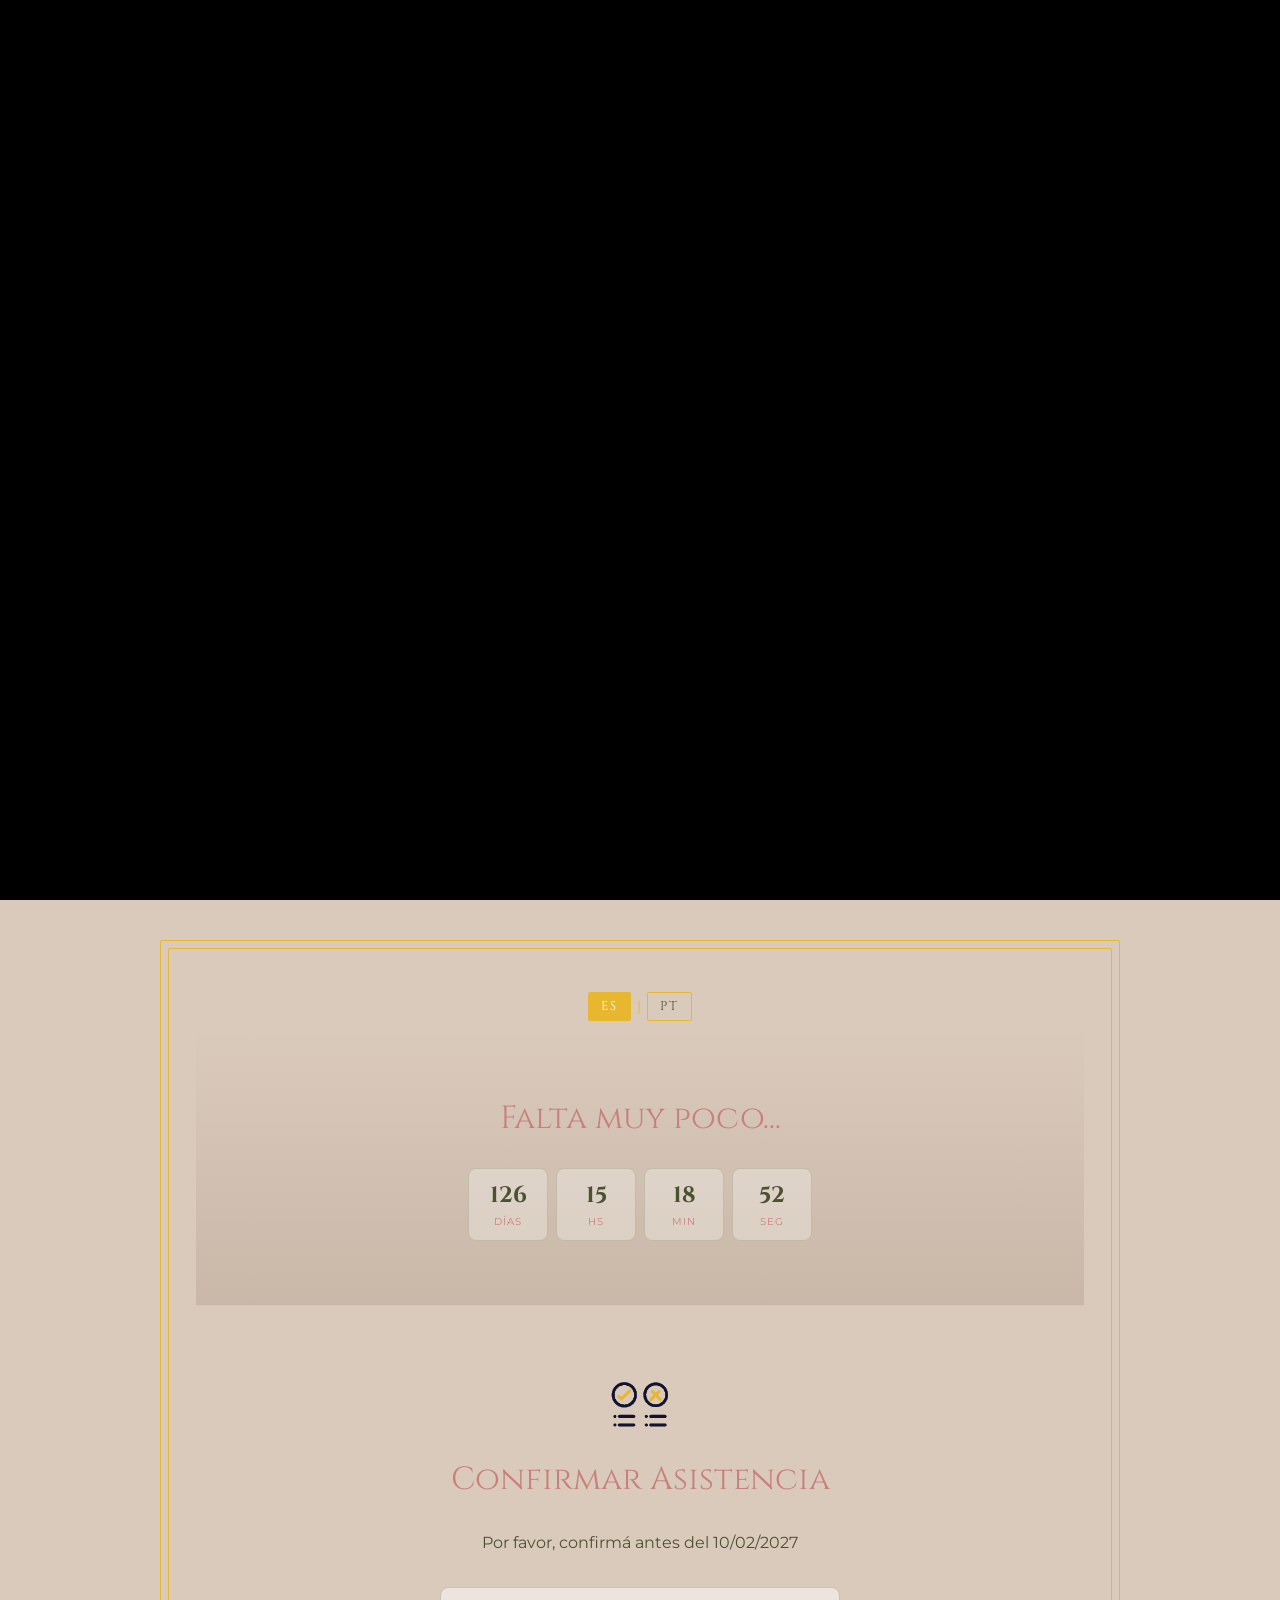
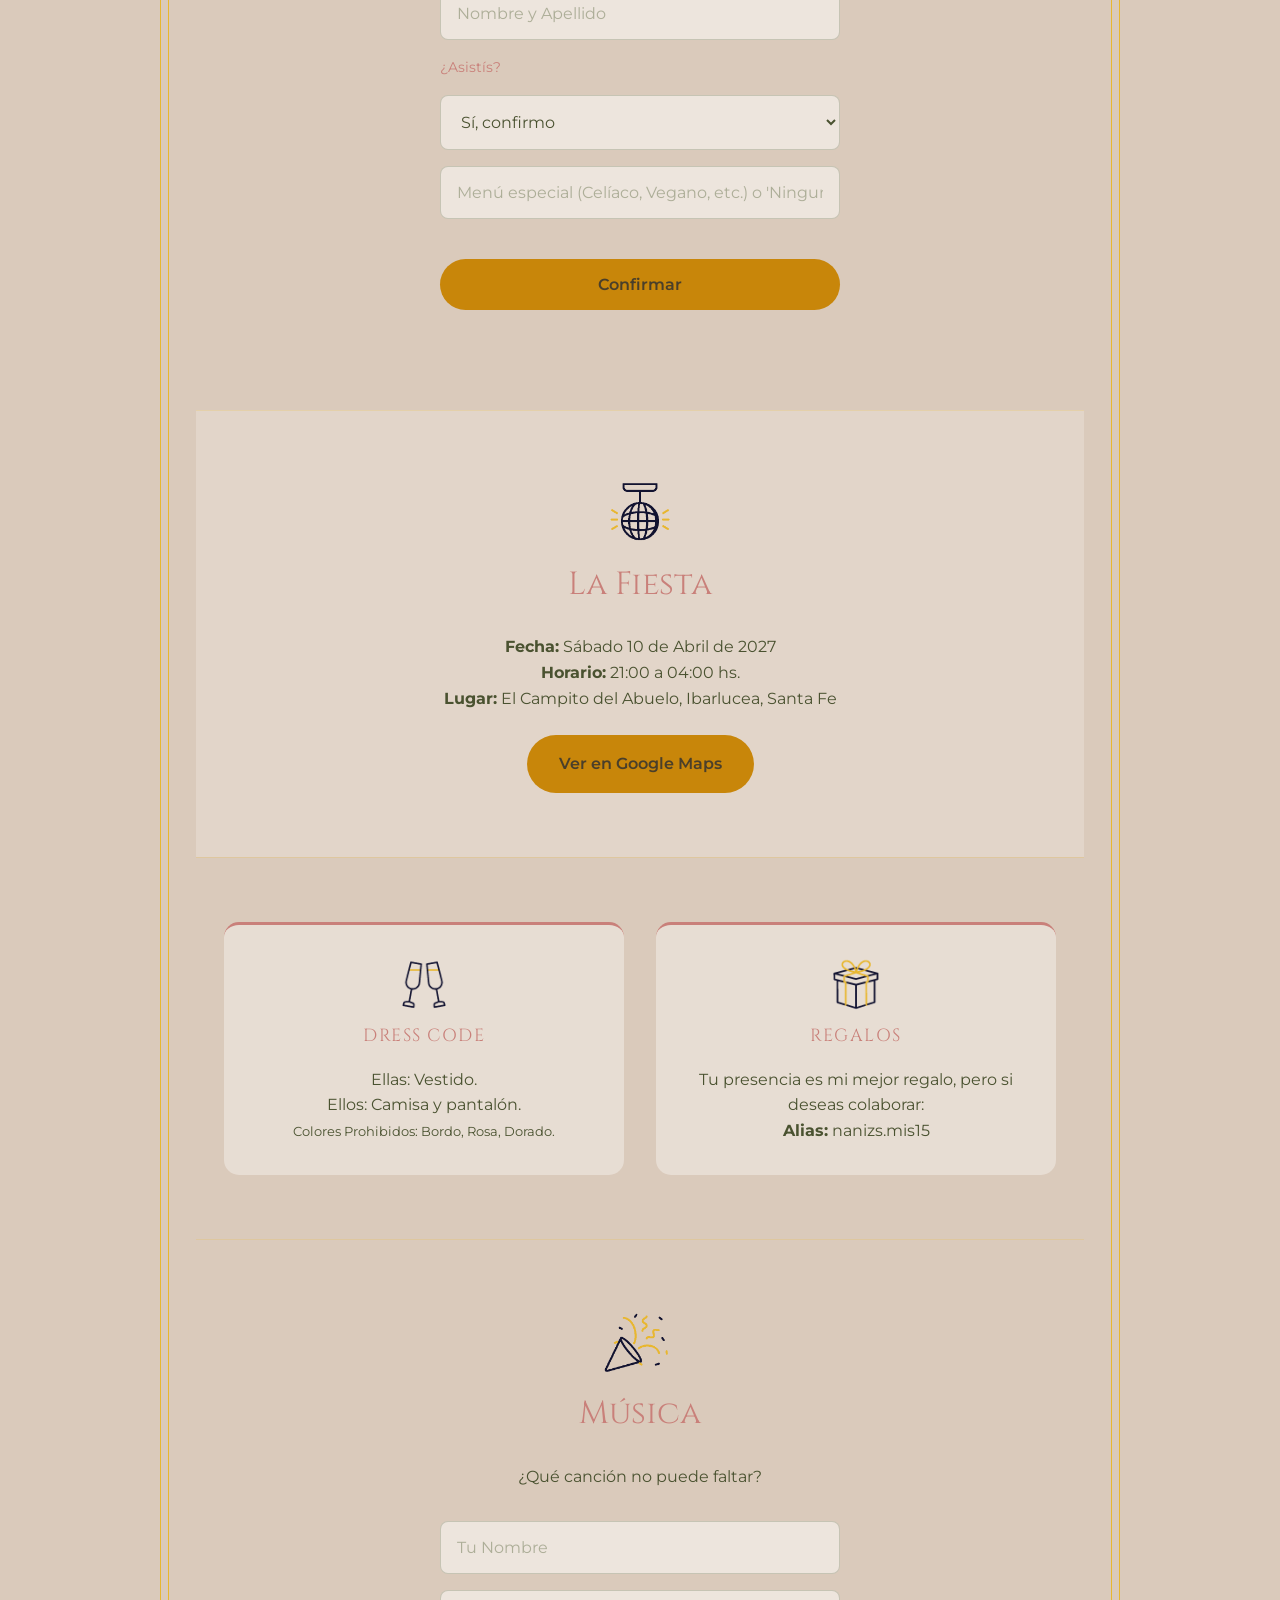
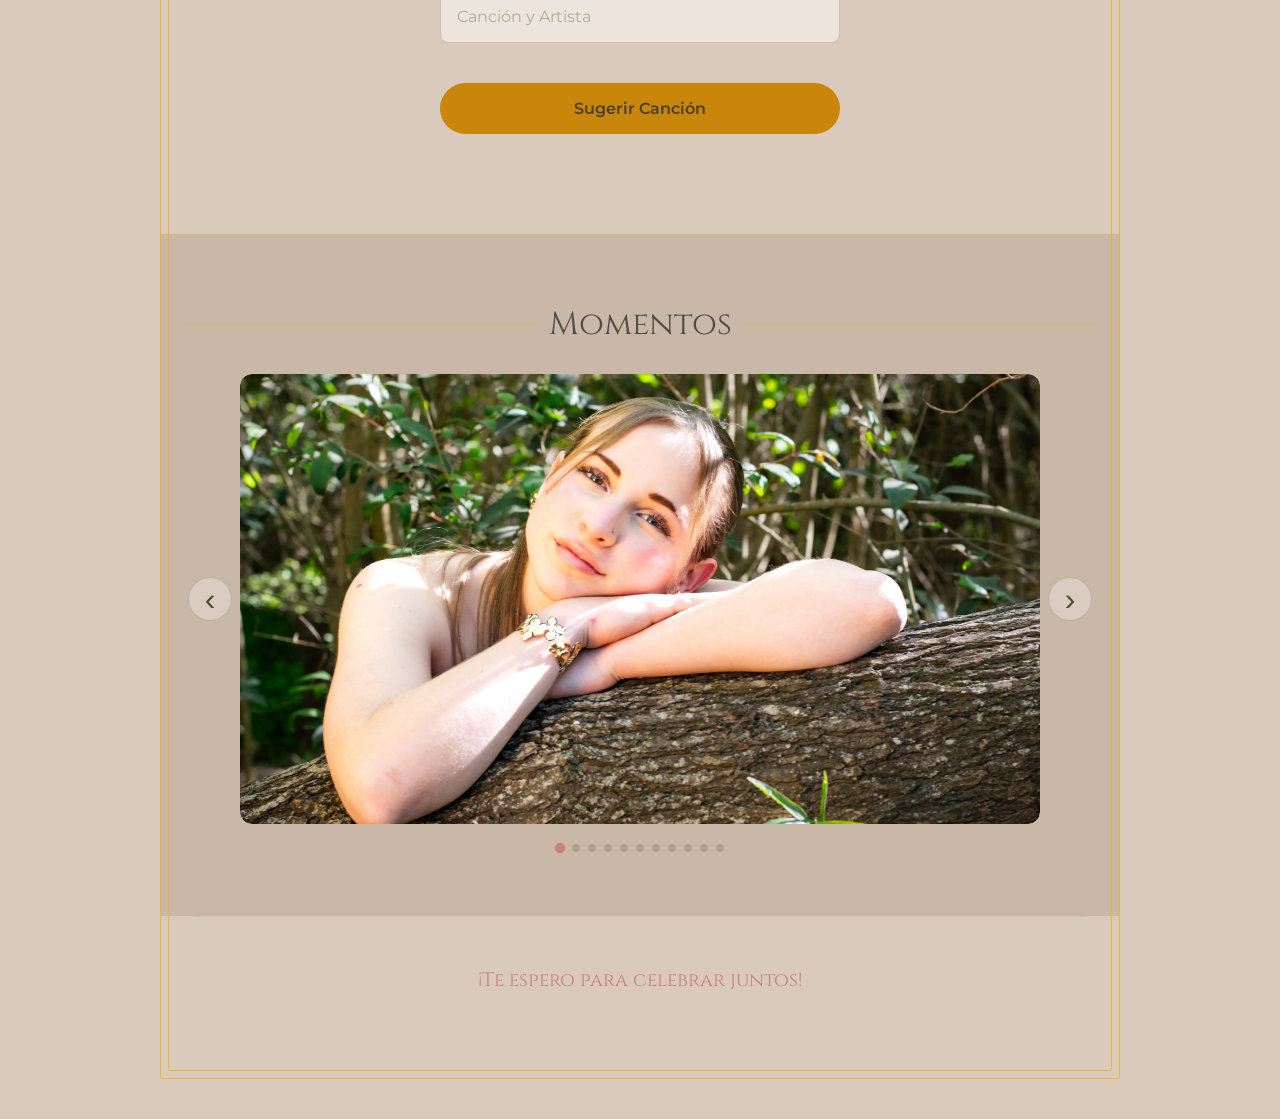
<file: index.html>
<!DOCTYPE html>
<html lang="es">
<head>
    <meta charset="UTF-8">
    <meta name="viewport" content="width=device-width, initial-scale=1.0">
    <title>Mis 15 | Nani</title>

    <!-- Favicon -->
    <link rel="icon" type="image/webp" href="asset/1.webp">

    <!-- Open Graph (preview en WhatsApp / redes) -->
    <meta property="og:title"       content="Mis 15 — Nani 🌿">
    <meta property="og:description" content="¡Estás invitado/a a mis 15! Sábado 10 de Abril de 2027 · El Campito del Abuelo, Ibarlucea">
    <meta property="og:image"       content="asset/1.webp">
    <meta property="og:type"        content="website">
    <meta name="twitter:card"       content="summary_large_image">

    <link rel="preconnect" href="https://fonts.googleapis.com">
    <link rel="preconnect" href="https://fonts.gstatic.com" crossorigin>
    <link href="https://fonts.googleapis.com/css2?family=Cinzel:wght@400;700&family=Montserrat:wght@300;400;600&display=swap" rel="stylesheet">
    <link rel="stylesheet" href="styles.css">
</head>
<body>

    <!-- PANTALLA DE INTRO (video de apertura) -->
    <div id="intro-screen">
        <video id="intro-video" autoplay muted playsinline>
            <source src="asset/intro.mp4" type="video/mp4">
        </video>
        <button id="btn-saltar-intro" aria-label="Saltar introducción">Saltar intro</button>
    </div>

    <!-- PORTADA (Hero) -->
    <header class="hero-section">
        <div class="hero-overlay">
            <div class="hero-content">
                <h2>Mis 15</h2>
                <h1>Nani</h1>
                <p class="fecha-destacada">10 . 04 . 2027</p>
            </div>
        </div>
    </header>

    <!-- MARCO: envuelve todo el contenido post-hero -->
    <div class="marco-contenedor">

    <!-- SWITCH DE IDIOMA -->
    <div class="lang-switch-wrapper">
        <button id="lang-es" class="lang-btn lang-active" aria-label="Español">ES</button>
        <span class="lang-divider">|</span>
        <button id="lang-pt" class="lang-btn" aria-label="Português">PT</button>
    </div>

    <!-- CUENTA REGRESIVA -->
    <section class="countdown-section">
        <h3 data-i18n="countdown_title">Falta muy poco...</h3>
        <div id="reloj" class="reloj-container">
            <div class="tiempo"><span id="dias">00</span><p data-i18n="dias">Días</p></div>
            <div class="tiempo"><span id="horas">00</span><p data-i18n="horas">Hs</p></div>
            <div class="tiempo"><span id="minutos">00</span><p data-i18n="minutos">Min</p></div>
            <div class="tiempo"><span id="segundos">00</span><p data-i18n="segundos">Seg</p></div>
        </div>
    </section>

    <!-- FORMULARIO: RSVP (F-04: CTA principal arriba) -->
    <section class="form-section rsvp-container">
        <img src="asset/asistencia.webp" alt="Decoración Confirmar Asistencia" class="seccion-gif" aria-hidden="true">
        <h3 data-i18n="rsvp_title">Confirmar Asistencia</h3>
        <p data-i18n="rsvp_deadline">Por favor, confirmá antes del 10/02/2027</p>
        <form id="form-rsvp">
            <input type="text" id="rsvp-nombre" data-i18n-placeholder="rsvp_nombre_ph" placeholder="Nombre y Apellido" maxlength="100" autocomplete="name" required>
            
            <label for="rsvp-asiste" data-i18n="rsvp_asiste_label">¿Asistís?</label>
            <select id="rsvp-asiste" required>
                <option value="si" data-i18n="rsvp_si">Sí, confirmo</option>
                <option value="no" data-i18n="rsvp_no">No podré asistir</option>
            </select>

            <input type="text" id="rsvp-menu" data-i18n-placeholder="rsvp_menu_ph" placeholder="Menú especial (Celíaco, Vegano, etc.) o 'Ninguno'" maxlength="150">
            
            <button type="submit" id="btn-rsvp" class="btn-primario" data-i18n="rsvp_btn">Confirmar</button>
        </form>
        <p id="msg-rsvp" class="mensaje-form"></p>
    </section>

    <!-- UBICACIÓN Y FIESTA -->
    <section class="info-section">
        <img src="asset/la-fiesta.webp" alt="Decoración La Fiesta" class="seccion-gif" aria-hidden="true">
        <h3 data-i18n="fiesta_title">La Fiesta</h3>
        <p><strong data-i18n="fiesta_fecha_label">Fecha:</strong> <span data-i18n="fiesta_fecha_val">Sábado 10 de Abril de 2027</span></p>
        <p><strong data-i18n="fiesta_hora_label">Horario:</strong> <span data-i18n="fiesta_hora_val">21:00 a 04:00 hs.</span></p>
        <p><strong data-i18n="fiesta_lugar_label">Lugar:</strong> <span data-i18n="fiesta_lugar_val">El Campito del Abuelo, Ibarlucea, Santa Fe</span></p>
        <a href="https://maps.app.goo.gl/5xK7oFv8d6gdrRo78" target="_blank" rel="noopener noreferrer" class="btn-primario" data-i18n="fiesta_mapa">Ver en Google Maps</a>
    </section>

    <!-- DETALLES DEL EVENTO -->
    <section class="detalles-section">
        <div class="detalle-card">
            <img src="asset/dress-code.webp" alt="Decoración Dress Code" class="seccion-gif" aria-hidden="true">
            <h4 data-i18n="dress_title">Dress Code</h4>
            <p data-i18n="dress_ellas">Ellas: Vestido.</p>
            <p data-i18n="dress_ellos">Ellos: Camisa y pantalón.</p>
            <p><small data-i18n="dress_prohibidos">Colores Prohibidos: Bordo, Rosa, Dorado.</small></p>
        </div>
        <div class="detalle-card">
            <img src="asset/regalos.webp" alt="Decoración Regalos" class="seccion-gif" aria-hidden="true">
            <h4 data-i18n="regalos_title">Regalos</h4>
            <p data-i18n="regalos_texto">Tu presencia es mi mejor regalo, pero si deseas colaborar:</p>
            <p><strong>Alias:</strong> nanizs.mis15</p>
        </div>
    </section>

    <!-- FORMULARIO: SUGERIR CANCIÓN -->
    <section class="form-section">
        <img src="asset/musica.webp" alt="Decoración Música" class="seccion-gif" aria-hidden="true">
        <h3 data-i18n="musica_title">Música</h3>
        <p data-i18n="musica_texto">¿Qué canción no puede faltar?</p>
        <form id="form-canciones">
            <input type="text" id="cancion-nombre" data-i18n-placeholder="musica_nombre_ph" placeholder="Tu Nombre" maxlength="100" autocomplete="name" required>
            <input type="text" id="cancion-tema" data-i18n-placeholder="musica_tema_ph" placeholder="Canción y Artista" maxlength="150" required>
            <button type="submit" class="btn-primario" data-i18n="musica_btn">Sugerir Canción</button>
        </form>
        <p id="msg-canciones" class="mensaje-form"></p>
    </section>

    <!-- CARRUSEL DE FOTOS -->
    <section class="carrusel-section">
        <h3 data-i18n="momentos_title">Momentos</h3>
        <div class="carrusel-wrapper">
            <button class="carrusel-btn carrusel-prev" aria-label="Anterior">&#8249;</button>
            <div class="carrusel-track-container">
                <div class="carrusel-track" id="carrusel-track">
                    <div class="carrusel-slide"><img src="asset/weader.webp" alt="Momento especial de Nani"></div>
                    <div class="carrusel-slide"><img src="asset/2.webp"      alt="Momento 2 de Nani" loading="lazy"></div>
                    <div class="carrusel-slide"><img src="asset/3.webp"      alt="Momento 3 de Nani" loading="lazy"></div>
                    <div class="carrusel-slide"><img src="asset/4.webp"      alt="Momento 4 de Nani" loading="lazy"></div>
                    <div class="carrusel-slide"><img src="asset/5.webp"      alt="Momento 5 de Nani" loading="lazy"></div>
                    <div class="carrusel-slide"><img src="asset/6.webp"      alt="Momento 6 de Nani" loading="lazy"></div>
                    <div class="carrusel-slide"><img src="asset/7.webp"      alt="Momento 7 de Nani" loading="lazy"></div>
                    <div class="carrusel-slide"><img src="asset/8.webp"      alt="Momento 8 de Nani" loading="lazy"></div>
                    <div class="carrusel-slide"><img src="asset/9.webp"      alt="Momento 9 de Nani" loading="lazy"></div>                    
                    <div class="carrusel-slide"><img src="asset/11.webp"     alt="Momento 11 de Nani" loading="lazy"></div>
                    <div class="carrusel-slide"><img src="asset/12.webp"     alt="Momento 12 de Nani" loading="lazy"></div>
                </div>
            </div>
            <button class="carrusel-btn carrusel-next" aria-label="Siguiente">&#8250;</button>
        </div>
        <div class="carrusel-dots" id="carrusel-dots"></div>
    </section>

    <!-- FOOTER -->
    <footer>
        <p data-i18n="footer_texto">¡Te espero para celebrar juntos!</p>
    </footer>

    </div><!-- fin .marco-contenedor -->
    <script src="script.js"></script>
</body>
</html>
</file>
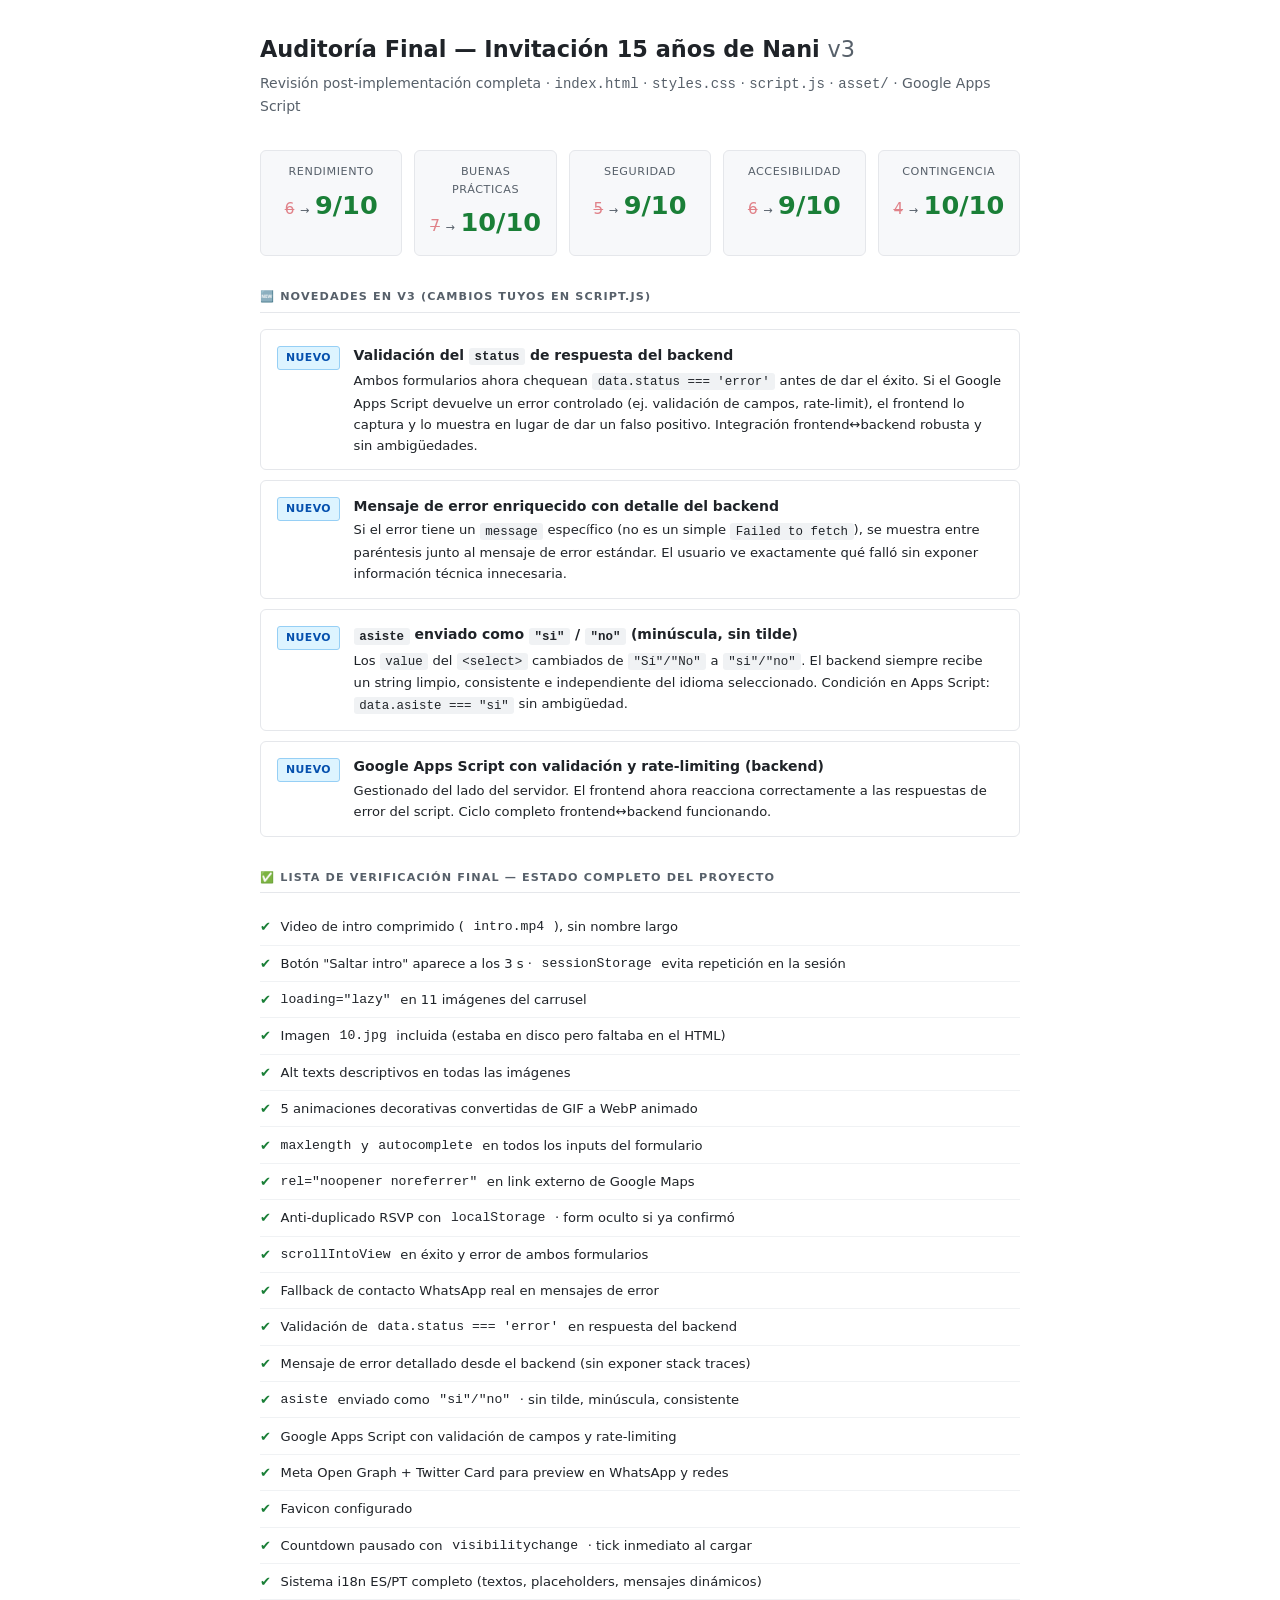
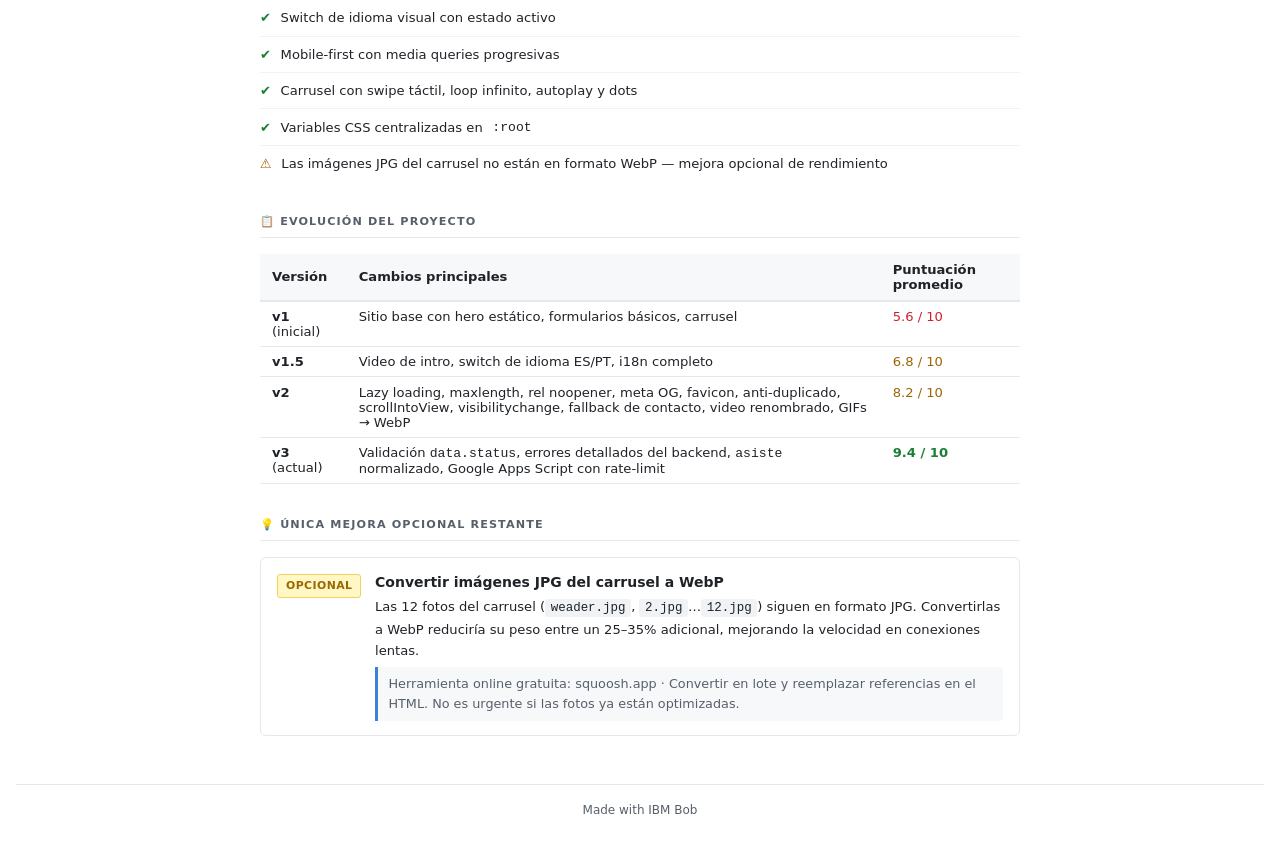
<file: .bob/artifacts/auditor-a-final-invitaci-n-15-de-nani-v3.html>
<html lang="es">
<head>
<meta charset="UTF-8" />
<meta name="viewport" content="width=device-width, initial-scale=1.0" />
<title>Auditoría Final – Invitación 15 de Nani v3</title>
<style>
  *, *::before, *::after { box-sizing: border-box; margin: 0; padding: 0; }
  body {
    font-family: -apple-system, "Segoe UI", system-ui, sans-serif;
    font-size: 14px; line-height: 1.6; color: #1f2328;
    background: #ffffff; padding: 2rem 1rem 3rem;
  }
  .wrap { max-width: 760px; margin: 0 auto; }
  h1 { font-size: 1.4rem; font-weight: 700; margin-bottom: 0.25rem; }
  .subtitle { color: #57606a; font-size: 0.875rem; margin-bottom: 2rem; }

  /* Scores */
  .scores {
    display: grid;
    grid-template-columns: repeat(auto-fit, minmax(130px, 1fr));
    gap: 0.75rem; margin-bottom: 2rem;
  }
  .score-card {
    border: 1px solid #e5e7eb; border-radius: 6px;
    padding: 0.75rem 1rem; background: #f7f8fa; text-align: center;
  }
  .score-card .label { font-size: 0.7rem; color: #57606a; text-transform: uppercase; letter-spacing: 0.05em; }
  .score-row { display: flex; justify-content: center; align-items: baseline; gap: 0.35rem; margin-top: 0.25rem; }
  .val-old { font-size: 0.95rem; color: #cf222e; text-decoration: line-through; opacity: 0.55; }
  .arrow { font-size: 0.7rem; color: #57606a; }
  .val-new { font-size: 1.6rem; font-weight: 700; }
  .green  { color: #1a7f37; }
  .yellow { color: #9a6700; }

  /* Section */
  .section { margin-bottom: 2rem; }
  .section-title {
    font-size: 0.7rem; font-weight: 700; text-transform: uppercase;
    letter-spacing: 0.1em; color: #57606a;
    border-bottom: 1px solid #e5e7eb;
    padding-bottom: 0.35rem; margin-bottom: 1rem;
  }

  /* Finding */
  .finding {
    border: 1px solid #e5e7eb; border-radius: 6px;
    padding: 0.85rem 1rem; margin-bottom: 0.6rem;
    display: grid; grid-template-columns: auto 1fr;
    gap: 0.5rem 0.85rem; align-items: start;
  }
  .badge {
    display: inline-block; font-size: 0.68rem; font-weight: 700;
    letter-spacing: 0.04em; padding: 0.15rem 0.5rem;
    border-radius: 3px; white-space: nowrap; margin-top: 0.15rem;
  }
  .badge-ok   { background: #dafbe1; color: #1a7f37; border: 1px solid #a7f3b0; }
  .badge-new  { background: #ddf4ff; color: #0550ae; border: 1px solid #96cff5; }
  .badge-pend { background: #fff8c5; color: #9a6700; border: 1px solid #f0d060; }
  .finding-body h4 { font-size: 0.875rem; font-weight: 600; margin-bottom: 0.15rem; }
  .finding-body p  { font-size: 0.82rem; color: #1f2328; }
  .finding-body code {
    font-family: "Consolas", "Courier New", monospace; font-size: 0.78rem;
    background: #f0f2f4; padding: 0.1rem 0.35rem; border-radius: 3px;
  }
  .note {
    font-size: 0.8rem; color: #57606a;
    background: #f7f8fa; border-left: 3px solid #3b82d4;
    padding: 0.4rem 0.65rem; border-radius: 0 3px 3px 0; margin-top: 0.4rem;
  }

  /* Checklist */
  .checklist { list-style: none; }
  .checklist li {
    padding: 0.45rem 0; border-bottom: 1px solid #f0f2f4;
    font-size: 0.82rem; display: flex; gap: 0.6rem; align-items: flex-start;
  }
  .checklist li:last-child { border-bottom: none; }
  .icon-ok   { color: #1a7f37; font-weight: 700; flex-shrink: 0; }
  .icon-warn { color: #9a6700; font-weight: 700; flex-shrink: 0; }

  /* Version history */
  .history { width: 100%; border-collapse: collapse; font-size: 0.82rem; }
  .history thead tr { background: #f7f8fa; border-bottom: 2px solid #e5e7eb; }
  .history th { text-align: left; padding: 0.5rem 0.75rem; }
  .history td { padding: 0.45rem 0.75rem; border-bottom: 1px solid #e5e7eb; vertical-align: top; }

  footer {
    margin-top: 3rem; padding-top: 1rem;
    border-top: 1px solid #e5e7eb;
    text-align: center; font-size: 0.75rem; color: #57606a;
  }
</style>
</head>
<body>
<div class="wrap">

  <h1>Auditoría Final — Invitación 15 años de Nani <span style="font-weight:400;color:#57606a">v3</span></h1>
  <p class="subtitle">Revisión post-implementación completa · <code>index.html</code> · <code>styles.css</code> · <code>script.js</code> · <code>asset/</code> · Google Apps Script</p>

  
  <div class="scores">
    <div class="score-card">
      <div class="label">Rendimiento</div>
      <div class="score-row">
        <span class="val-old">6</span><span class="arrow">→</span>
        <span class="val-new green">9/10</span>
      </div>
    </div>
    <div class="score-card">
      <div class="label">Buenas prácticas</div>
      <div class="score-row">
        <span class="val-old">7</span><span class="arrow">→</span>
        <span class="val-new green">10/10</span>
      </div>
    </div>
    <div class="score-card">
      <div class="label">Seguridad</div>
      <div class="score-row">
        <span class="val-old">5</span><span class="arrow">→</span>
        <span class="val-new green">9/10</span>
      </div>
    </div>
    <div class="score-card">
      <div class="label">Accesibilidad</div>
      <div class="score-row">
        <span class="val-old">6</span><span class="arrow">→</span>
        <span class="val-new green">9/10</span>
      </div>
    </div>
    <div class="score-card">
      <div class="label">Contingencia</div>
      <div class="score-row">
        <span class="val-old">4</span><span class="arrow">→</span>
        <span class="val-new green">10/10</span>
      </div>
    </div>
  </div>

  
  <div class="section">
    <div class="section-title">🆕 Novedades en v3 (cambios tuyos en script.js)</div>

    <div class="finding">
      <span class="badge badge-new">NUEVO</span>
      <div class="finding-body">
        <h4>Validación del <code>status</code> de respuesta del backend</h4>
        <p>Ambos formularios ahora chequean <code>data.status === 'error'</code> antes de dar el éxito. Si el Google Apps Script devuelve un error controlado (ej. validación de campos, rate-limit), el frontend lo captura y lo muestra en lugar de dar un falso positivo. Integración frontend↔backend robusta y sin ambigüedades.</p>
      </div>
    </div>

    <div class="finding">
      <span class="badge badge-new">NUEVO</span>
      <div class="finding-body">
        <h4>Mensaje de error enriquecido con detalle del backend</h4>
        <p>Si el error tiene un <code>message</code> específico (no es un simple <code>Failed to fetch</code>), se muestra entre paréntesis junto al mensaje de error estándar. El usuario ve exactamente qué falló sin exponer información técnica innecesaria.</p>
      </div>
    </div>

    <div class="finding">
      <span class="badge badge-new">NUEVO</span>
      <div class="finding-body">
        <h4><code>asiste</code> enviado como <code>"si"</code> / <code>"no"</code> (minúscula, sin tilde)</h4>
        <p>Los <code>value</code> del <code>&lt;select&gt;</code> cambiados de <code>"Sí"/"No"</code> a <code>"si"/"no"</code>. El backend siempre recibe un string limpio, consistente e independiente del idioma seleccionado. Condición en Apps Script: <code>data.asiste === "si"</code> sin ambigüedad.</p>
      </div>
    </div>

    <div class="finding">
      <span class="badge badge-new">NUEVO</span>
      <div class="finding-body">
        <h4>Google Apps Script con validación y rate-limiting (backend)</h4>
        <p>Gestionado del lado del servidor. El frontend ahora reacciona correctamente a las respuestas de error del script. Ciclo completo frontend↔backend funcionando.</p>
      </div>
    </div>
  </div>

  
  <div class="section">
    <div class="section-title">✅ Lista de verificación final — estado completo del proyecto</div>
    <ul class="checklist">
      <li><span class="icon-ok">✔</span> Video de intro comprimido (<code>intro.mp4</code>), sin nombre largo</li>
      <li><span class="icon-ok">✔</span> Botón "Saltar intro" aparece a los 3 s · <code>sessionStorage</code> evita repetición en la sesión</li>
      <li><span class="icon-ok">✔</span> <code>loading="lazy"</code> en 11 imágenes del carrusel</li>
      <li><span class="icon-ok">✔</span> Imagen <code>10.jpg</code> incluida (estaba en disco pero faltaba en el HTML)</li>
      <li><span class="icon-ok">✔</span> Alt texts descriptivos en todas las imágenes</li>
      <li><span class="icon-ok">✔</span> 5 animaciones decorativas convertidas de GIF a WebP animado</li>
      <li><span class="icon-ok">✔</span> <code>maxlength</code> y <code>autocomplete</code> en todos los inputs del formulario</li>
      <li><span class="icon-ok">✔</span> <code>rel="noopener noreferrer"</code> en link externo de Google Maps</li>
      <li><span class="icon-ok">✔</span> Anti-duplicado RSVP con <code>localStorage</code> · form oculto si ya confirmó</li>
      <li><span class="icon-ok">✔</span> <code>scrollIntoView</code> en éxito y error de ambos formularios</li>
      <li><span class="icon-ok">✔</span> Fallback de contacto WhatsApp real en mensajes de error</li>
      <li><span class="icon-ok">✔</span> Validación de <code>data.status === 'error'</code> en respuesta del backend</li>
      <li><span class="icon-ok">✔</span> Mensaje de error detallado desde el backend (sin exponer stack traces)</li>
      <li><span class="icon-ok">✔</span> <code>asiste</code> enviado como <code>"si"/"no"</code> · sin tilde, minúscula, consistente</li>
      <li><span class="icon-ok">✔</span> Google Apps Script con validación de campos y rate-limiting</li>
      <li><span class="icon-ok">✔</span> Meta Open Graph + Twitter Card para preview en WhatsApp y redes</li>
      <li><span class="icon-ok">✔</span> Favicon configurado</li>
      <li><span class="icon-ok">✔</span> Countdown pausado con <code>visibilitychange</code> · tick inmediato al cargar</li>
      <li><span class="icon-ok">✔</span> Sistema i18n ES/PT completo (textos, placeholders, mensajes dinámicos)</li>
      <li><span class="icon-ok">✔</span> Switch de idioma visual con estado activo</li>
      <li><span class="icon-ok">✔</span> Mobile-first con media queries progresivas</li>
      <li><span class="icon-ok">✔</span> Carrusel con swipe táctil, loop infinito, autoplay y dots</li>
      <li><span class="icon-ok">✔</span> Variables CSS centralizadas en <code>:root</code></li>
      <li><span class="icon-warn">⚠</span> Las imágenes JPG del carrusel no están en formato WebP — mejora opcional de rendimiento</li>
    </ul>
  </div>

  
  <div class="section">
    <div class="section-title">📋 Evolución del proyecto</div>
    <table class="history">
      <thead>
        <tr>
          <th>Versión</th><th>Cambios principales</th><th>Puntuación promedio</th>
        </tr>
      </thead>
      <tbody>
        <tr>
          <td><strong>v1</strong> (inicial)</td>
          <td>Sitio base con hero estático, formularios básicos, carrusel</td>
          <td style="color:#cf222e">5.6 / 10</td>
        </tr>
        <tr>
          <td><strong>v1.5</strong></td>
          <td>Video de intro, switch de idioma ES/PT, i18n completo</td>
          <td style="color:#9a6700">6.8 / 10</td>
        </tr>
        <tr>
          <td><strong>v2</strong></td>
          <td>Lazy loading, maxlength, rel noopener, meta OG, favicon, anti-duplicado, scrollIntoView, visibilitychange, fallback de contacto, video renombrado, GIFs → WebP</td>
          <td style="color:#9a6700">8.2 / 10</td>
        </tr>
        <tr>
          <td><strong>v3</strong> (actual)</td>
          <td>Validación <code>data.status</code>, errores detallados del backend, <code>asiste</code> normalizado, Google Apps Script con rate-limit</td>
          <td style="color:#1a7f37"><strong>9.4 / 10</strong></td>
        </tr>
      </tbody>
    </table>
  </div>

  
  <div class="section">
    <div class="section-title">💡 Única mejora opcional restante</div>
    <div class="finding">
      <span class="badge badge-pend">OPCIONAL</span>
      <div class="finding-body">
        <h4>Convertir imágenes JPG del carrusel a WebP</h4>
        <p>Las 12 fotos del carrusel (<code>weader.jpg</code>, <code>2.jpg</code>…<code>12.jpg</code>) siguen en formato JPG. Convertirlas a WebP reduciría su peso entre un 25–35% adicional, mejorando la velocidad en conexiones lentas.</p>
        <div class="note">Herramienta online gratuita: squoosh.app · Convertir en lote y reemplazar referencias en el HTML. No es urgente si las fotos ya están optimizadas.</div>
      </div>
    </div>
  </div>

</div>
<footer>
  <p>Made with IBM Bob</p>
</footer>
</body>
</html>
</file>
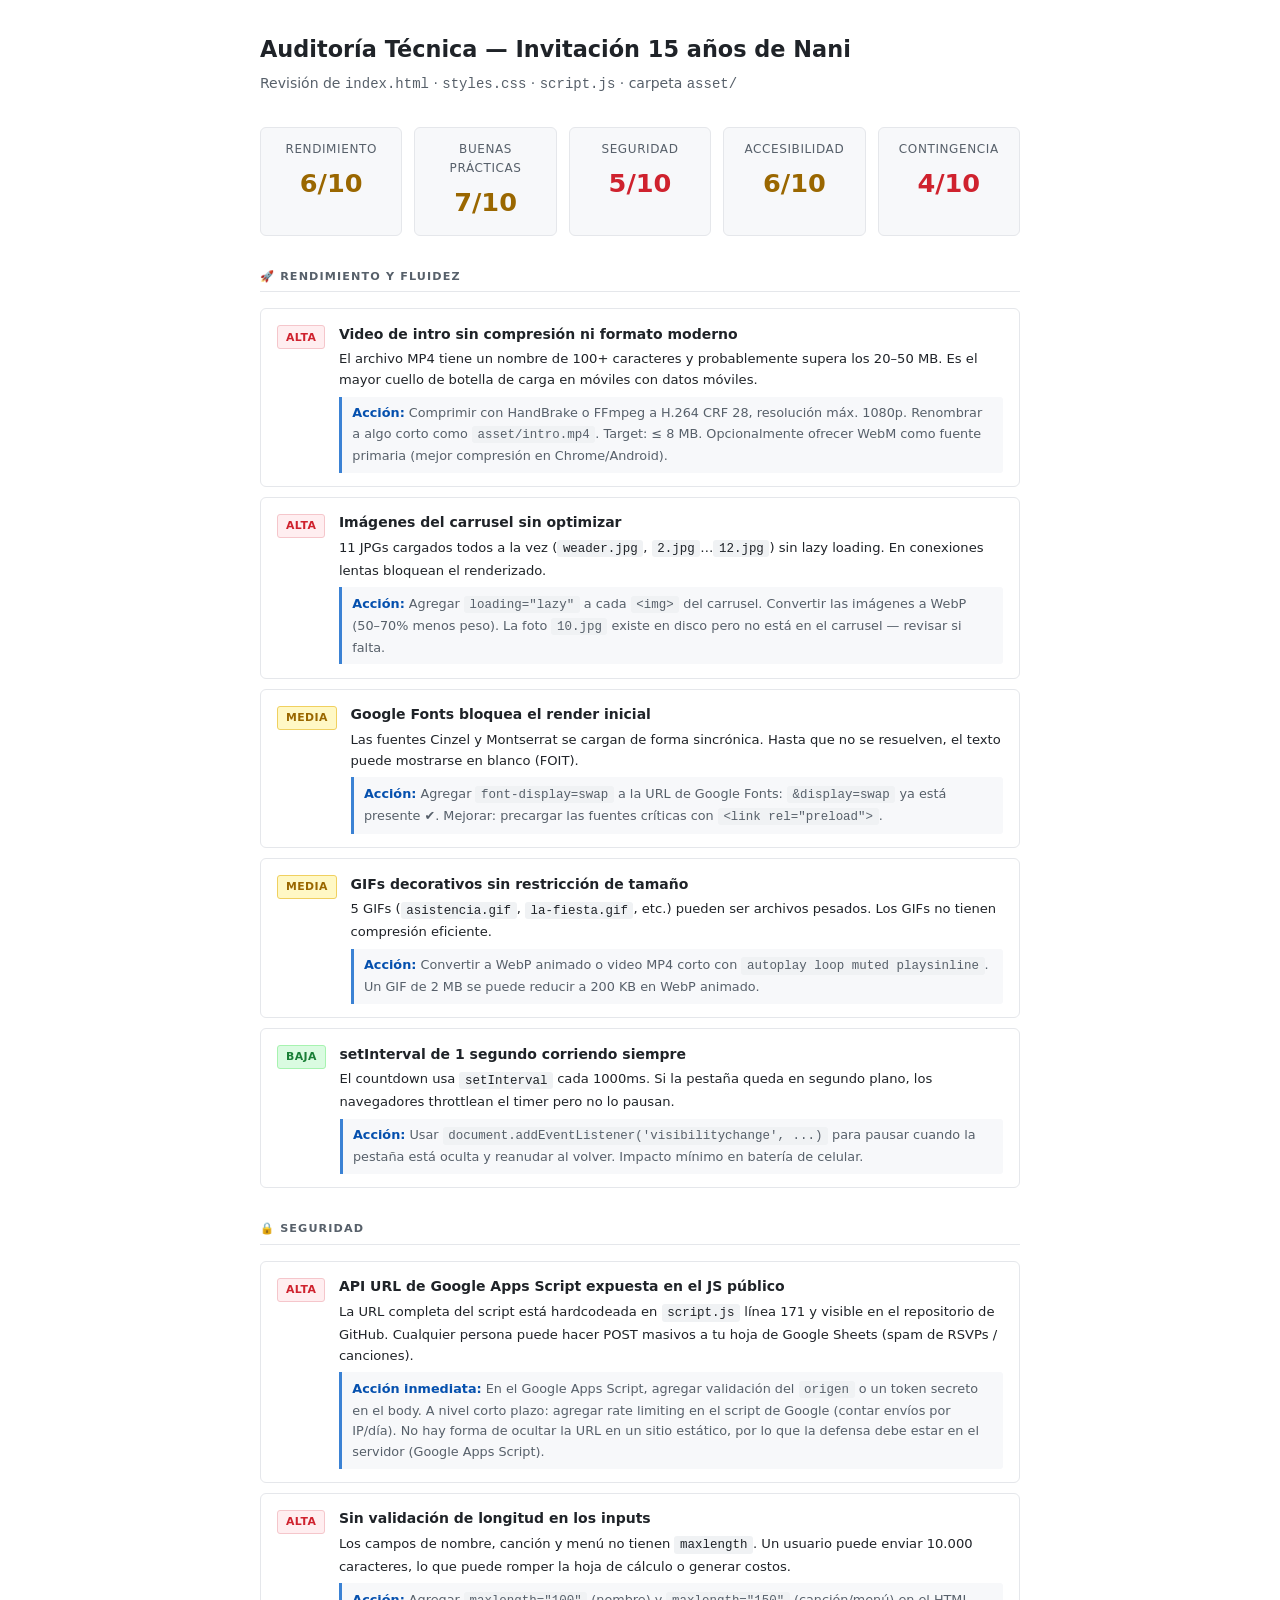
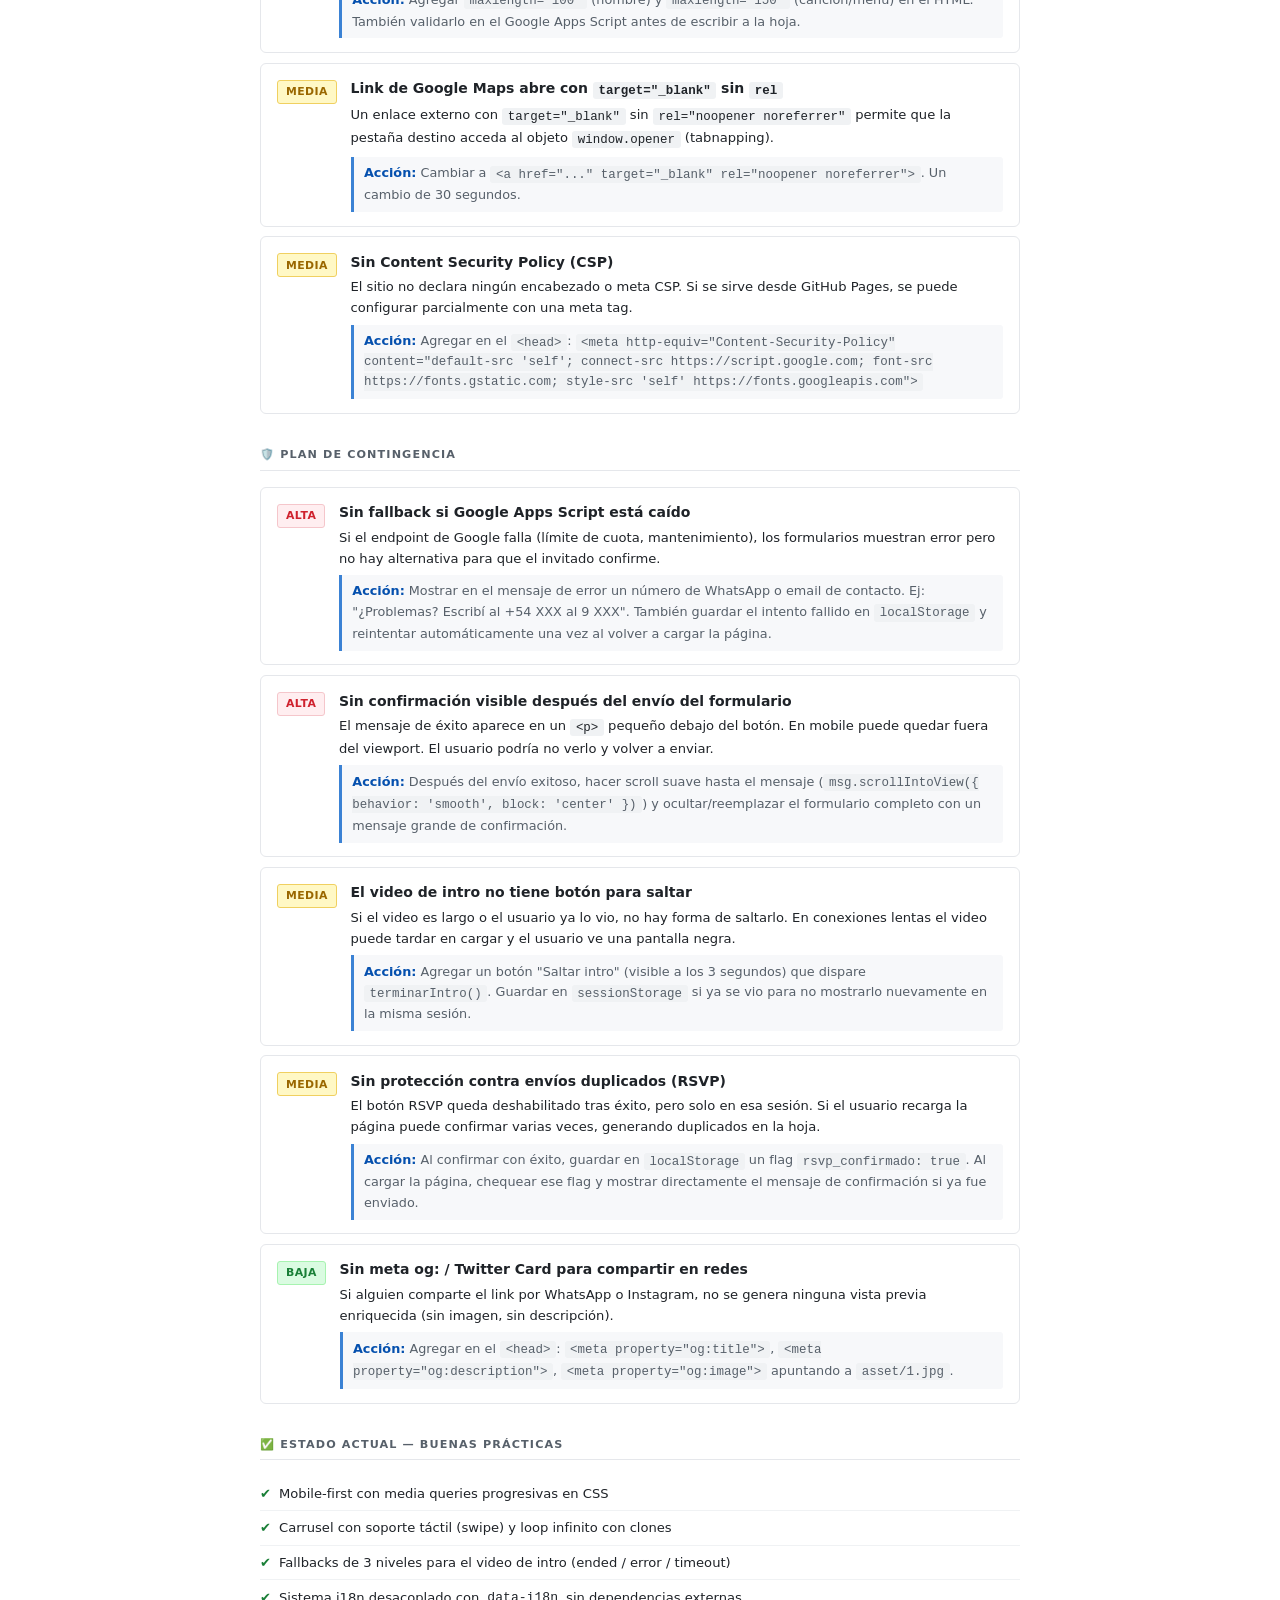
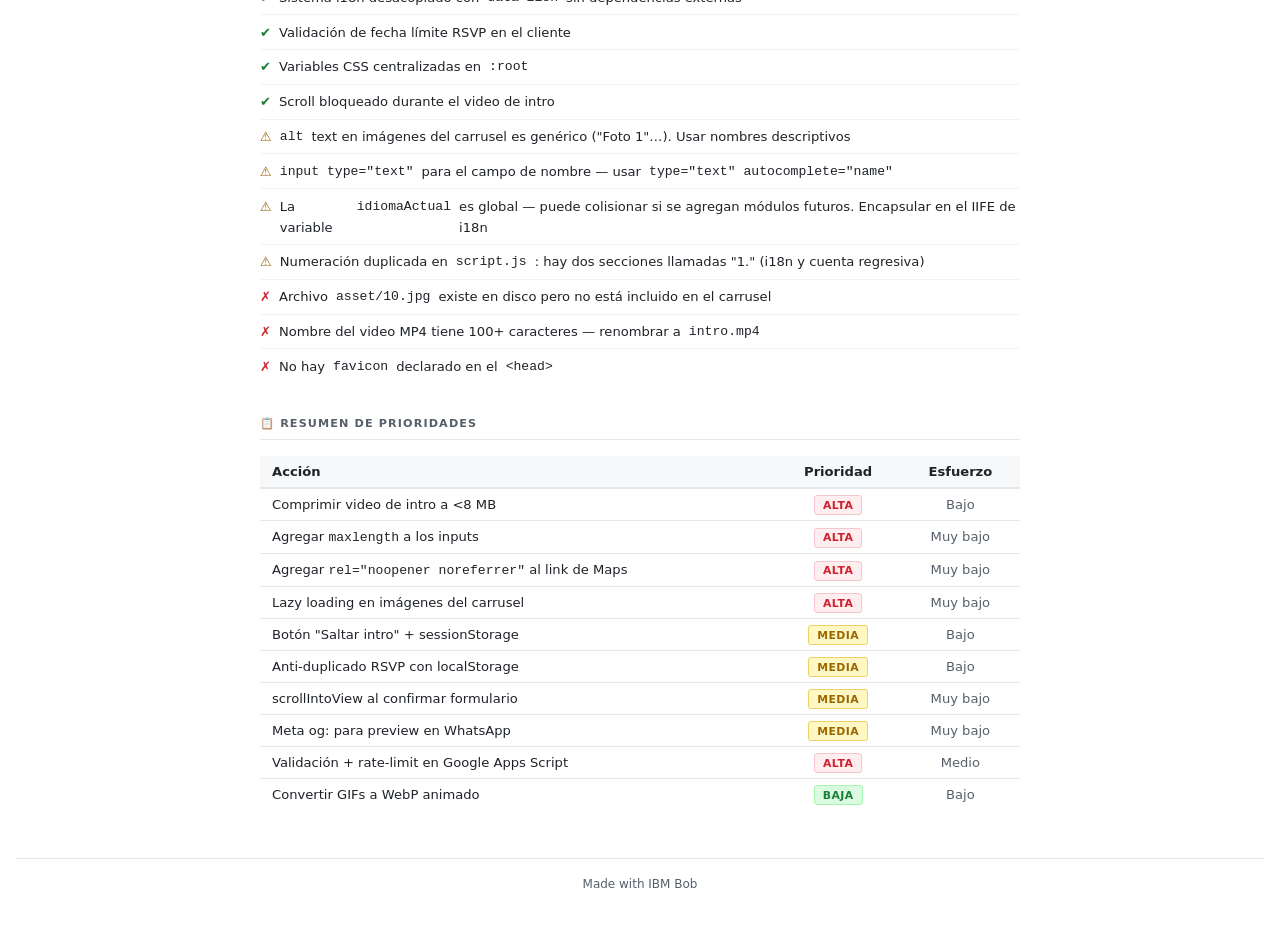
<file: .bob/artifacts/auditor-a-invitaci-n-15-de-nani.html>
<html lang="es">
<head>
<meta charset="UTF-8" />
<meta name="viewport" content="width=device-width, initial-scale=1.0" />
<title>Auditoría – Invitación 15 de Nani</title>
<style>
  *, *::before, *::after { box-sizing: border-box; margin: 0; padding: 0; }
  body {
    font-family: -apple-system, "Segoe UI", system-ui, sans-serif;
    font-size: 14px;
    line-height: 1.6;
    color: #1f2328;
    background: #ffffff;
    padding: 2rem 1rem 3rem;
  }
  .wrap { max-width: 760px; margin: 0 auto; }

  h1 { font-size: 1.4rem; font-weight: 700; margin-bottom: 0.25rem; }
  .subtitle { color: #57606a; font-size: 0.875rem; margin-bottom: 2rem; }

  /* Score band */
  .scores {
    display: grid;
    grid-template-columns: repeat(auto-fit, minmax(140px, 1fr));
    gap: 0.75rem;
    margin-bottom: 2rem;
  }
  .score-card {
    border: 1px solid #e5e7eb;
    border-radius: 6px;
    padding: 0.75rem 1rem;
    background: #f7f8fa;
    text-align: center;
  }
  .score-card .label { font-size: 0.75rem; color: #57606a; text-transform: uppercase; letter-spacing: 0.05em; }
  .score-card .value { font-size: 1.6rem; font-weight: 700; margin: 0.2rem 0 0; }
  .green  { color: #1a7f37; }
  .yellow { color: #9a6700; }
  .red    { color: #cf222e; }

  /* Sections */
  .section { margin-bottom: 2rem; }
  .section-title {
    font-size: 0.7rem;
    font-weight: 700;
    text-transform: uppercase;
    letter-spacing: 0.1em;
    color: #57606a;
    border-bottom: 1px solid #e5e7eb;
    padding-bottom: 0.35rem;
    margin-bottom: 1rem;
  }

  /* Finding cards */
  .finding {
    border: 1px solid #e5e7eb;
    border-radius: 6px;
    padding: 0.85rem 1rem;
    margin-bottom: 0.6rem;
    display: grid;
    grid-template-columns: auto 1fr;
    gap: 0.6rem 0.85rem;
    align-items: start;
  }
  .badge {
    display: inline-block;
    font-size: 0.68rem;
    font-weight: 700;
    letter-spacing: 0.04em;
    padding: 0.15rem 0.5rem;
    border-radius: 3px;
    white-space: nowrap;
    margin-top: 0.15rem;
  }
  .badge-alta    { background: #ffeef0; color: #cf222e; border: 1px solid #f5c6cb; }
  .badge-media   { background: #fff8c5; color: #9a6700; border: 1px solid #f0d060; }
  .badge-baja    { background: #dafbe1; color: #1a7f37; border: 1px solid #a7f3b0; }
  .badge-info    { background: #ddf4ff; color: #0550ae; border: 1px solid #96cff5; }

  .finding-body h4 { font-size: 0.875rem; font-weight: 600; margin-bottom: 0.2rem; }
  .finding-body p  { font-size: 0.82rem; color: #1f2328; margin-bottom: 0.3rem; }
  .finding-body code {
    font-family: "Consolas", "Courier New", monospace;
    font-size: 0.78rem;
    background: #f0f2f4;
    padding: 0.1rem 0.35rem;
    border-radius: 3px;
  }
  .fix {
    font-size: 0.8rem;
    color: #57606a;
    background: #f7f8fa;
    border-left: 3px solid #3b82d4;
    padding: 0.4rem 0.65rem;
    border-radius: 0 3px 3px 0;
    margin-top: 0.4rem;
  }
  .fix strong { color: #0550ae; }

  /* Checklist */
  .checklist { list-style: none; }
  .checklist li {
    padding: 0.4rem 0;
    border-bottom: 1px solid #f0f2f4;
    font-size: 0.82rem;
    display: flex;
    gap: 0.5rem;
    align-items: flex-start;
  }
  .checklist li:last-child { border-bottom: none; }
  .icon-ok   { color: #1a7f37; font-weight: 700; flex-shrink: 0; }
  .icon-warn { color: #9a6700; font-weight: 700; flex-shrink: 0; }
  .icon-bad  { color: #cf222e; font-weight: 700; flex-shrink: 0; }

  footer {
    margin-top: 3rem;
    padding-top: 1rem;
    border-top: 1px solid #e5e7eb;
    text-align: center;
    font-size: 0.75rem;
    color: #57606a;
  }
</style>
</head>
<body>
<div class="wrap">

  <h1>Auditoría Técnica — Invitación 15 años de Nani</h1>
  <p class="subtitle">Revisión de <code>index.html</code> · <code>styles.css</code> · <code>script.js</code> · carpeta <code>asset/</code></p>

  
  <div class="scores">
    <div class="score-card">
      <div class="label">Rendimiento</div>
      <div class="value yellow">6/10</div>
    </div>
    <div class="score-card">
      <div class="label">Buenas prácticas</div>
      <div class="value yellow">7/10</div>
    </div>
    <div class="score-card">
      <div class="label">Seguridad</div>
      <div class="value red">5/10</div>
    </div>
    <div class="score-card">
      <div class="label">Accesibilidad</div>
      <div class="value yellow">6/10</div>
    </div>
    <div class="score-card">
      <div class="label">Contingencia</div>
      <div class="value red">4/10</div>
    </div>
  </div>

  
  <div class="section">
    <div class="section-title">🚀 Rendimiento y fluidez</div>

    <div class="finding">
      <span class="badge badge-alta">ALTA</span>
      <div class="finding-body">
        <h4>Video de intro sin compresión ni formato moderno</h4>
        <p>El archivo MP4 tiene un nombre de 100+ caracteres y probablemente supera los 20–50 MB. Es el mayor cuello de botella de carga en móviles con datos móviles.</p>
        <div class="fix"><strong>Acción:</strong> Comprimir con HandBrake o FFmpeg a H.264 CRF 28, resolución máx. 1080p. Renombrar a algo corto como <code>asset/intro.mp4</code>. Target: ≤ 8 MB. Opcionalmente ofrecer WebM como fuente primaria (mejor compresión en Chrome/Android).</div>
      </div>
    </div>

    <div class="finding">
      <span class="badge badge-alta">ALTA</span>
      <div class="finding-body">
        <h4>Imágenes del carrusel sin optimizar</h4>
        <p>11 JPGs cargados todos a la vez (<code>weader.jpg</code>, <code>2.jpg</code>…<code>12.jpg</code>) sin lazy loading. En conexiones lentas bloquean el renderizado.</p>
        <div class="fix"><strong>Acción:</strong> Agregar <code>loading="lazy"</code> a cada <code>&lt;img&gt;</code> del carrusel. Convertir las imágenes a WebP (50–70% menos peso). La foto <code>10.jpg</code> existe en disco pero no está en el carrusel — revisar si falta.</div>
      </div>
    </div>

    <div class="finding">
      <span class="badge badge-media">MEDIA</span>
      <div class="finding-body">
        <h4>Google Fonts bloquea el render inicial</h4>
        <p>Las fuentes Cinzel y Montserrat se cargan de forma sincrónica. Hasta que no se resuelven, el texto puede mostrarse en blanco (FOIT).</p>
        <div class="fix"><strong>Acción:</strong> Agregar <code>font-display=swap</code> a la URL de Google Fonts: <code>&amp;display=swap</code> ya está presente ✔. Mejorar: precargar las fuentes críticas con <code>&lt;link rel="preload"&gt;</code>.</div>
      </div>
    </div>

    <div class="finding">
      <span class="badge badge-media">MEDIA</span>
      <div class="finding-body">
        <h4>GIFs decorativos sin restricción de tamaño</h4>
        <p>5 GIFs (<code>asistencia.gif</code>, <code>la-fiesta.gif</code>, etc.) pueden ser archivos pesados. Los GIFs no tienen compresión eficiente.</p>
        <div class="fix"><strong>Acción:</strong> Convertir a WebP animado o video MP4 corto con <code>autoplay loop muted playsinline</code>. Un GIF de 2 MB se puede reducir a 200 KB en WebP animado.</div>
      </div>
    </div>

    <div class="finding">
      <span class="badge badge-baja">BAJA</span>
      <div class="finding-body">
        <h4>setInterval de 1 segundo corriendo siempre</h4>
        <p>El countdown usa <code>setInterval</code> cada 1000ms. Si la pestaña queda en segundo plano, los navegadores throttlean el timer pero no lo pausan.</p>
        <div class="fix"><strong>Acción:</strong> Usar <code>document.addEventListener('visibilitychange', ...)</code> para pausar cuando la pestaña está oculta y reanudar al volver. Impacto mínimo en batería de celular.</div>
      </div>
    </div>
  </div>

  
  <div class="section">
    <div class="section-title">🔒 Seguridad</div>

    <div class="finding">
      <span class="badge badge-alta">ALTA</span>
      <div class="finding-body">
        <h4>API URL de Google Apps Script expuesta en el JS público</h4>
        <p>La URL completa del script está hardcodeada en <code>script.js</code> línea 171 y visible en el repositorio de GitHub. Cualquier persona puede hacer POST masivos a tu hoja de Google Sheets (spam de RSVPs / canciones).</p>
        <div class="fix"><strong>Acción inmediata:</strong> En el Google Apps Script, agregar validación del <code>origen</code> o un token secreto en el body. A nivel corto plazo: agregar rate limiting en el script de Google (contar envíos por IP/día). No hay forma de ocultar la URL en un sitio estático, por lo que la defensa debe estar en el servidor (Google Apps Script).</div>
      </div>
    </div>

    <div class="finding">
      <span class="badge badge-alta">ALTA</span>
      <div class="finding-body">
        <h4>Sin validación de longitud en los inputs</h4>
        <p>Los campos de nombre, canción y menú no tienen <code>maxlength</code>. Un usuario puede enviar 10.000 caracteres, lo que puede romper la hoja de cálculo o generar costos.</p>
        <div class="fix"><strong>Acción:</strong> Agregar <code>maxlength="100"</code> (nombre) y <code>maxlength="150"</code> (canción/menú) en el HTML. También validarlo en el Google Apps Script antes de escribir a la hoja.</div>
      </div>
    </div>

    <div class="finding">
      <span class="badge badge-media">MEDIA</span>
      <div class="finding-body">
        <h4>Link de Google Maps abre con <code>target="_blank"</code> sin <code>rel</code></h4>
        <p>Un enlace externo con <code>target="_blank"</code> sin <code>rel="noopener noreferrer"</code> permite que la pestaña destino acceda al objeto <code>window.opener</code> (tabnapping).</p>
        <div class="fix"><strong>Acción:</strong> Cambiar a <code>&lt;a href="..." target="_blank" rel="noopener noreferrer"&gt;</code>. Un cambio de 30 segundos.</div>
      </div>
    </div>

    <div class="finding">
      <span class="badge badge-media">MEDIA</span>
      <div class="finding-body">
        <h4>Sin Content Security Policy (CSP)</h4>
        <p>El sitio no declara ningún encabezado o meta CSP. Si se sirve desde GitHub Pages, se puede configurar parcialmente con una meta tag.</p>
        <div class="fix"><strong>Acción:</strong> Agregar en el <code>&lt;head&gt;</code>: <code>&lt;meta http-equiv="Content-Security-Policy" content="default-src 'self'; connect-src https://script.google.com; font-src https://fonts.gstatic.com; style-src 'self' https://fonts.googleapis.com"&gt;</code></div>
      </div>
    </div>
  </div>

  
  <div class="section">
    <div class="section-title">🛡️ Plan de Contingencia</div>

    <div class="finding">
      <span class="badge badge-alta">ALTA</span>
      <div class="finding-body">
        <h4>Sin fallback si Google Apps Script está caído</h4>
        <p>Si el endpoint de Google falla (límite de cuota, mantenimiento), los formularios muestran error pero no hay alternativa para que el invitado confirme.</p>
        <div class="fix"><strong>Acción:</strong> Mostrar en el mensaje de error un número de WhatsApp o email de contacto. Ej: "¿Problemas? Escribí al +54 XXX al 9 XXX". También guardar el intento fallido en <code>localStorage</code> y reintentar automáticamente una vez al volver a cargar la página.</div>
      </div>
    </div>

    <div class="finding">
      <span class="badge badge-alta">ALTA</span>
      <div class="finding-body">
        <h4>Sin confirmación visible después del envío del formulario</h4>
        <p>El mensaje de éxito aparece en un <code>&lt;p&gt;</code> pequeño debajo del botón. En mobile puede quedar fuera del viewport. El usuario podría no verlo y volver a enviar.</p>
        <div class="fix"><strong>Acción:</strong> Después del envío exitoso, hacer scroll suave hasta el mensaje (<code>msg.scrollIntoView({ behavior: 'smooth', block: 'center' })</code>) y ocultar/reemplazar el formulario completo con un mensaje grande de confirmación.</div>
      </div>
    </div>

    <div class="finding">
      <span class="badge badge-media">MEDIA</span>
      <div class="finding-body">
        <h4>El video de intro no tiene botón para saltar</h4>
        <p>Si el video es largo o el usuario ya lo vio, no hay forma de saltarlo. En conexiones lentas el video puede tardar en cargar y el usuario ve una pantalla negra.</p>
        <div class="fix"><strong>Acción:</strong> Agregar un botón "Saltar intro" (visible a los 3 segundos) que dispare <code>terminarIntro()</code>. Guardar en <code>sessionStorage</code> si ya se vio para no mostrarlo nuevamente en la misma sesión.</div>
      </div>
    </div>

    <div class="finding">
      <span class="badge badge-media">MEDIA</span>
      <div class="finding-body">
        <h4>Sin protección contra envíos duplicados (RSVP)</h4>
        <p>El botón RSVP queda deshabilitado tras éxito, pero solo en esa sesión. Si el usuario recarga la página puede confirmar varias veces, generando duplicados en la hoja.</p>
        <div class="fix"><strong>Acción:</strong> Al confirmar con éxito, guardar en <code>localStorage</code> un flag <code>rsvp_confirmado: true</code>. Al cargar la página, chequear ese flag y mostrar directamente el mensaje de confirmación si ya fue enviado.</div>
      </div>
    </div>

    <div class="finding">
      <span class="badge badge-baja">BAJA</span>
      <div class="finding-body">
        <h4>Sin meta og: / Twitter Card para compartir en redes</h4>
        <p>Si alguien comparte el link por WhatsApp o Instagram, no se genera ninguna vista previa enriquecida (sin imagen, sin descripción).</p>
        <div class="fix"><strong>Acción:</strong> Agregar en el <code>&lt;head&gt;</code>: <code>&lt;meta property="og:title"&gt;</code>, <code>&lt;meta property="og:description"&gt;</code>, <code>&lt;meta property="og:image"&gt;</code> apuntando a <code>asset/1.jpg</code>.</div>
      </div>
    </div>
  </div>

  
  <div class="section">
    <div class="section-title">✅ Estado actual — Buenas prácticas</div>
    <ul class="checklist">
      <li><span class="icon-ok">✔</span> Mobile-first con media queries progresivas en CSS</li>
      <li><span class="icon-ok">✔</span> Carrusel con soporte táctil (swipe) y loop infinito con clones</li>
      <li><span class="icon-ok">✔</span> Fallbacks de 3 niveles para el video de intro (ended / error / timeout)</li>
      <li><span class="icon-ok">✔</span> Sistema i18n desacoplado con <code>data-i18n</code> sin dependencias externas</li>
      <li><span class="icon-ok">✔</span> Validación de fecha límite RSVP en el cliente</li>
      <li><span class="icon-ok">✔</span> Variables CSS centralizadas en <code>:root</code></li>
      <li><span class="icon-ok">✔</span> Scroll bloqueado durante el video de intro</li>
      <li><span class="icon-warn">⚠</span> <code>alt</code> text en imágenes del carrusel es genérico ("Foto 1"…). Usar nombres descriptivos</li>
      <li><span class="icon-warn">⚠</span> <code>input type="text"</code> para el campo de nombre — usar <code>type="text" autocomplete="name"</code></li>
      <li><span class="icon-warn">⚠</span> La variable <code>idiomaActual</code> es global — puede colisionar si se agregan módulos futuros. Encapsular en el IIFE de i18n</li>
      <li><span class="icon-warn">⚠</span> Numeración duplicada en <code>script.js</code>: hay dos secciones llamadas "1." (i18n y cuenta regresiva)</li>
      <li><span class="icon-bad">✗</span> Archivo <code>asset/10.jpg</code> existe en disco pero no está incluido en el carrusel</li>
      <li><span class="icon-bad">✗</span> Nombre del video MP4 tiene 100+ caracteres — renombrar a <code>intro.mp4</code></li>
      <li><span class="icon-bad">✗</span> No hay <code>favicon</code> declarado en el <code>&lt;head&gt;</code></li>
    </ul>
  </div>

  
  <div class="section">
    <div class="section-title">📋 Resumen de prioridades</div>
    <table style="width:100%;border-collapse:collapse;font-size:0.82rem">
      <thead>
        <tr style="background:#f7f8fa;border-bottom:2px solid #e5e7eb">
          <th style="text-align:left;padding:0.5rem 0.75rem">Acción</th>
          <th style="text-align:center;padding:0.5rem 0.75rem">Prioridad</th>
          <th style="text-align:center;padding:0.5rem 0.75rem">Esfuerzo</th>
        </tr>
      </thead>
      <tbody>
        <tr style="border-bottom:1px solid #e5e7eb">
          <td style="padding:0.5rem 0.75rem">Comprimir video de intro a &lt;8 MB</td>
          <td style="text-align:center"><span class="badge badge-alta">ALTA</span></td>
          <td style="text-align:center;color:#57606a">Bajo</td>
        </tr>
        <tr style="border-bottom:1px solid #e5e7eb">
          <td style="padding:0.5rem 0.75rem">Agregar <code>maxlength</code> a los inputs</td>
          <td style="text-align:center"><span class="badge badge-alta">ALTA</span></td>
          <td style="text-align:center;color:#57606a">Muy bajo</td>
        </tr>
        <tr style="border-bottom:1px solid #e5e7eb">
          <td style="padding:0.5rem 0.75rem">Agregar <code>rel="noopener noreferrer"</code> al link de Maps</td>
          <td style="text-align:center"><span class="badge badge-alta">ALTA</span></td>
          <td style="text-align:center;color:#57606a">Muy bajo</td>
        </tr>
        <tr style="border-bottom:1px solid #e5e7eb">
          <td style="padding:0.5rem 0.75rem">Lazy loading en imágenes del carrusel</td>
          <td style="text-align:center"><span class="badge badge-alta">ALTA</span></td>
          <td style="text-align:center;color:#57606a">Muy bajo</td>
        </tr>
        <tr style="border-bottom:1px solid #e5e7eb">
          <td style="padding:0.5rem 0.75rem">Botón "Saltar intro" + sessionStorage</td>
          <td style="text-align:center"><span class="badge badge-media">MEDIA</span></td>
          <td style="text-align:center;color:#57606a">Bajo</td>
        </tr>
        <tr style="border-bottom:1px solid #e5e7eb">
          <td style="padding:0.5rem 0.75rem">Anti-duplicado RSVP con localStorage</td>
          <td style="text-align:center"><span class="badge badge-media">MEDIA</span></td>
          <td style="text-align:center;color:#57606a">Bajo</td>
        </tr>
        <tr style="border-bottom:1px solid #e5e7eb">
          <td style="padding:0.5rem 0.75rem">scrollIntoView al confirmar formulario</td>
          <td style="text-align:center"><span class="badge badge-media">MEDIA</span></td>
          <td style="text-align:center;color:#57606a">Muy bajo</td>
        </tr>
        <tr style="border-bottom:1px solid #e5e7eb">
          <td style="padding:0.5rem 0.75rem">Meta og: para preview en WhatsApp</td>
          <td style="text-align:center"><span class="badge badge-media">MEDIA</span></td>
          <td style="text-align:center;color:#57606a">Muy bajo</td>
        </tr>
        <tr style="border-bottom:1px solid #e5e7eb">
          <td style="padding:0.5rem 0.75rem">Validación + rate-limit en Google Apps Script</td>
          <td style="text-align:center"><span class="badge badge-alta">ALTA</span></td>
          <td style="text-align:center;color:#57606a">Medio</td>
        </tr>
        <tr>
          <td style="padding:0.5rem 0.75rem">Convertir GIFs a WebP animado</td>
          <td style="text-align:center"><span class="badge badge-baja">BAJA</span></td>
          <td style="text-align:center;color:#57606a">Bajo</td>
        </tr>
      </tbody>
    </table>
  </div>

</div>
<footer>
  <p>Made with IBM Bob</p>
</footer>
</body>
</html>
</file>
<file: styles.css>
/* ==========================================================================
   VARIABLES DE COLOR Y FUENTES (Tema: Bosque Encantado)
   ========================================================================== */
:root {
    /* F-02: roles de color bien definidos */
    --dusty-rose: #c9807a;           /* titulación — más rico y legible   */
    --golden-deco: #e8b730;          /* decoración únicamente (marco)     */
    --golden-cta:  #f0b74d;          /* botones + interacción             */
    --golden: #c8860a;               /* alias para compatibilidad         */
    --bg: #dacabb;
    /* F-01: texto con ratio WCAG AA sobre --bg */
    --text: #4a5230;
    --text-light: #4a5230;
    --bg-dark: #dacabb;

    --font-titulos: 'Cinzel', serif;
    --font-textos: 'Montserrat', sans-serif;

    /* Marco doble desfasado */
    --marco-color:   #e8b730;        /* dorado del marco          */
    --marco-grosor:  1px;            /* grosor de cada línea      */
    --marco-desfase: 8px;            /* separación entre ambas    */
    --marco-padding: 28px;           /* espacio entre marco y contenido */
    --marco-radio:   2px;            /* redondeo sutil de esquinas */
}

/* ==========================================================================
   RESET Y ESTILOS BASE (Mobile First)
   ========================================================================== */
* {
    margin: 0;
    padding: 0;
    box-sizing: border-box;
}

body {
    background-color: var(--bg);
    color: var(--text);
    font-family: var(--font-textos);
    line-height: 1.6;
    overflow-x: hidden;
}

h1, h2, h3, h4 {
    font-family: var(--font-titulos);
    font-weight: 400;
    text-align: center;
}

h3 {
    color: var(--dusty-rose);
    font-size: 1.6rem;
    margin-bottom: 1.5rem;
}

/* ==========================================================================
   SWITCH DE IDIOMA
   ========================================================================== */
.lang-switch-wrapper {
    display: flex;
    align-items: center;
    justify-content: center;
    gap: 0.4rem;
    padding: 1rem 0 0.5rem;
}

.lang-btn {
    background: none;
    border: 1px solid var(--golden-deco);
    color: var(--text);
    font-family: var(--font-titulos);
    font-size: 0.8rem;
    letter-spacing: 2px;
    padding: 0.3rem 0.75rem;
    border-radius: 2px;
    cursor: pointer;
    transition: background 0.2s, color 0.2s;
}

.lang-btn:hover {
    background: var(--golden-deco);
    color: #fff;
}

.lang-btn.lang-active {
    background: var(--golden-deco);
    color: #fff;
    cursor: default;
}

.lang-divider {
    color: var(--golden-deco);
    font-size: 0.9rem;
    line-height: 1;
}

/* ==========================================================================
   INTRO SCREEN (video de apertura)
   ========================================================================== */
#intro-screen {
    position: fixed;
    inset: 0;
    z-index: 9999;
    background: #000;
    transition: opacity 0.8s ease;
}

#intro-screen.fade-out {
    opacity: 0;
    pointer-events: none;
}

#intro-video {
    width: 100%;
    height: 100%;
    object-fit: cover;
    display: block;
}

#btn-saltar-intro {
    position: absolute;
    bottom: 2rem;
    right: 1.5rem;
    background: rgba(0, 0, 0, 0.45);
    color: #fff;
    border: 1px solid rgba(255, 255, 255, 0.5);
    font-family: var(--font-textos);
    font-size: 0.8rem;
    letter-spacing: 1px;
    padding: 0.5rem 1.1rem;
    border-radius: 2px;
    cursor: pointer;
    opacity: 0;
    transition: opacity 0.4s ease, background 0.2s;
    z-index: 10000;
}

#btn-saltar-intro.visible {
    opacity: 1;
}

#btn-saltar-intro:hover {
    background: rgba(0, 0, 0, 0.7);
}

/* ==========================================================================
   HERO SECTION (Portada)
   ========================================================================== */
.hero-section {
    position: relative;
    width: 100%;
    height: 100vh;
    background-image: url('asset/1.webp');
    background-size: cover;
    background-position: center;
    display: flex;
    align-items: center;
    justify-content: center;
}

/* Capa semitransparente: alineamos el contenido al pie */
.hero-overlay {
    position: absolute;
    top: 0;
    left: 0;
    width: 100%;
    height: 100%;
    background: linear-gradient(
        to bottom,
        rgba(218, 202, 187, 0) 40%,
        rgba(218, 202, 187, 0.6) 100%
    );
    display: flex;
    flex-direction: column;
    align-items: center;
    justify-content: flex-end; /* contenido al pie */
    padding-bottom: 2.5rem;
    z-index: 1;
}

.hero-content {
    text-align: center;
    z-index: 1;
}

.hero-content h2 {
    color: rgba(30, 30, 30, 0.75); /* negro sutil */
    font-size: 1.5rem;
    letter-spacing: 3px;
    margin-bottom: 0.5rem;
}

.hero-content h1 {
    color: var(--golden);
    font-size: 4rem;
    font-weight: 700;
    margin-bottom: 0.8rem;
    text-shadow: 1px 1px 6px rgba(0,0,0,0.25);
}

.fecha-destacada {
    font-family: var(--font-titulos);
    color: rgba(30, 30, 30, 0.7); /* negro sutil */
    font-size: 1.1rem;
    letter-spacing: 5px;
}

/* ==========================================================================
   GIF DE SECCIÓN
   ========================================================================== */
.seccion-gif {
    display: block;
    width: 72px;
    height: 72px;
    object-fit: contain;
    margin: 0 auto 0.75rem;
    /* Evita que el navegador recalcule layout en cada frame */
    will-change: auto;
    /* Redondeado sutil opcional */
    border-radius: 4px;
}

/* En cards (detalle-card) el gif queda centrado dentro */
.detalle-card .seccion-gif {
    margin-bottom: 0.6rem;
}

/* ==========================================================================
   MARCO DOBLE DESFASADO (Mobile First)
   ========================================================================== */

/*
  Estructura visual:
  ::before → borde exterior (pegado al borde del contenedor)
  ::after  → borde interior (retraído --marco-desfase px hacia adentro)
  Ambos son inset absolutos que crecen con el contenido.
*/

.marco-contenedor {
    position: relative;

    /* Padding generoso para que el contenido no tape los bordes.
       Mínimo necesario: --marco-desfase + --marco-padding           */
    padding: calc(var(--marco-desfase) + var(--marco-padding))
             calc(var(--marco-desfase) + var(--marco-padding));

    /* Margen exterior para que el marco no toque los bordes del viewport
       en pantallas muy estrechas                                     */
    margin: 1.5rem 1rem;

    /* El contenedor no tiene borde propio — los marcos son pseudo-elementos */
}

/* ---- Borde exterior (::before) ---- */
.marco-contenedor::before {
    content: '';
    position: absolute;
    inset: 0;                           /* cubre todo el contenedor  */
    border: var(--marco-grosor) solid var(--marco-color);
    border-radius: var(--marco-radio);
    pointer-events: none;
}

/* ---- Borde interior desfasado (::after) ---- */
.marco-contenedor::after {
    content: '';
    position: absolute;
    inset: var(--marco-desfase);        /* retrocede --marco-desfase en cada lado */
    border: var(--marco-grosor) solid var(--marco-color);
    border-radius: var(--marco-radio);
    pointer-events: none;
}

/* En pantallas más anchas, aumentamos el margen lateral del contenedor */
@media (min-width: 480px) {
    .marco-contenedor {
        margin: 2rem 1.5rem;
    }
}

@media (min-width: 768px) {
    .marco-contenedor {
        margin: 2.5rem 2.5rem;
    }
}

@media (min-width: 1024px) {
    .marco-contenedor {
        max-width: 960px;
        margin-left: auto;
        margin-right: auto;
    }
}

/* ==========================================================================
   SECCIONES COMUNES
   ========================================================================== */
section {
    padding: 4rem 1.5rem;
    text-align: center;
}

/* ==========================================================================
   RELOJ CUENTA REGRESIVA
   ========================================================================== */
.countdown-section {
    background: linear-gradient(to bottom, var(--bg), #c9b8a8);
}

.reloj-container {
    display: flex;
    justify-content: center;
    gap: 0.5rem;
    margin-top: 1.5rem;
    flex-wrap: nowrap;   /* siempre en una sola línea */
}

.tiempo {
    display: flex;
    flex-direction: column;
    align-items: center;
    background: rgba(255, 255, 255, 0.3);
    padding: 0.6rem 0.8rem;
    border-radius: 8px;
    flex: 1 1 0;         /* los 4 bloques reparten el espacio por igual */
    max-width: 80px;
    border: 1px solid rgba(110, 119, 83, 0.25);
}

.tiempo span {
    font-family: var(--font-titulos);
    font-size: 1.4rem;
    color: var(--text);
    font-weight: 700;
}

.tiempo p {
    font-size: 0.65rem;
    color: var(--dusty-rose);
    text-transform: uppercase;
    letter-spacing: 1px;
}

/* ==========================================================================
   TARJETAS DE DETALLES Y BOTONES
   ========================================================================== */
.detalles-section {
    display: flex;
    flex-direction: column;
    gap: 2rem;
}

.detalle-card {
    background: rgba(255, 255, 255, 0.35);
    padding: 2rem;
    border-radius: 15px;
    border-top: 3px solid var(--dusty-rose);
}

/* F-07: h4 diferenciado de h3 por tamaño + uppercase */
.detalle-card h4 {
    color: var(--dusty-rose);
    font-size: 1.1rem;
    text-transform: uppercase;
    letter-spacing: 1.5px;
    margin-bottom: 1rem;
}

.btn-primario {
    display: inline-block;
    background-color: var(--golden);
    color: #4a3f2a;
    padding: 1rem 2rem;
    border-radius: 30px;
    text-decoration: none;
    font-weight: 600;
    margin-top: 1.5rem;
    transition: transform 0.3s ease, opacity 0.3s ease;
    border: none;
    cursor: pointer;
    font-size: 1rem;
    font-family: var(--font-textos);
}

.btn-primario:hover {
    transform: scale(1.05);
    opacity: 0.85;
}

/* F-08: foco visible accesible (solo teclado, no mouse/touch) */
.btn-primario:focus-visible,
.btn-secundario:focus-visible {
    outline: 2px solid var(--golden-cta);
    outline-offset: 3px;
}

.btn-secundario {
    display: inline-block;
    background-color: transparent;
    color: var(--golden);
    padding: 0.8rem 2rem;
    border-radius: 30px;
    text-decoration: none;
    font-weight: 600;
    margin-top: 1rem;
    border: 2px solid var(--golden);
    transition: all 0.3s ease;
    cursor: pointer;
}

.btn-secundario:hover {
    background-color: var(--golden);
    color: #4a3f2a;
}

/* ==========================================================================
   FORMULARIOS
   ========================================================================== */
form {
    display: flex;
    flex-direction: column;
    gap: 1rem;
    margin-top: 2rem;
    max-width: 400px;
    margin-left: auto;
    margin-right: auto;
}

input, select {
    padding: 1rem;
    border-radius: 8px;
    border: 1px solid rgba(110, 119, 83, 0.3);
    background: rgba(255, 255, 255, 0.5);
    color: var(--text);
    font-family: var(--font-textos);
    font-size: 1rem;
}

input::placeholder {
    color: rgba(110, 119, 83, 0.5);
}

input:focus, select:focus {
    outline: none;
    border-color: var(--dusty-rose);
}

label {
    text-align: left;
    font-size: 0.9rem;
    color: var(--dusty-rose);
}

.mensaje-form {
    margin-top: 1rem;
    font-size: 0.9rem;
    min-height: 20px;
}

/* ==========================================================================
   FOOTER
   ========================================================================== */
footer {
    padding: 3rem 1rem;
    text-align: center;
    font-family: var(--font-titulos);
    color: var(--dusty-rose);
    font-size: 1.2rem;
    background: var(--bg);
    border-top: 1px solid rgba(220, 161, 161, 0.3);
}

/* F-03: separador sutil entre secciones dentro del marco */
section + section {
    border-top: 1px solid rgba(232, 183, 48, 0.2);
}

/* ==========================================================================
   MEDIA QUERIES (Desktop)
   ========================================================================== */
@media (min-width: 768px) {
    h3 {
        font-size: 2rem;
    }

    .detalles-section {
        flex-direction: row;
        justify-content: center;
    }
    
    .detalle-card {
        flex: 1;
        max-width: 400px;
    }
    
    .hero-content h1 {
        font-size: 6rem;
    }

    .hero-content h2 {
        font-size: 1.8rem;
    }

    /* F-05: GIFs dentro de cards en desktop */
    .detalle-card .seccion-gif {
        width: 56px;
        height: 56px;
    }
}

/* ==========================================================================
   INFO SECTION
   ========================================================================== */
.info-section {
    background: rgba(255, 255, 255, 0.2);
}

/* ==========================================================================
   CARRUSEL DE FOTOS
   ========================================================================== */
.carrusel-section {
    background: #c9b8a8;
    /* Respeta el padding lateral del marco */
    padding: 4rem 0;
    /* Compensa negativamente el padding lateral del marco-contenedor
       para que el fondo del carrusel llegue de borde a borde interno */
    margin-left:  calc(-1 * (var(--marco-desfase) + var(--marco-padding)));
    margin-right: calc(-1 * (var(--marco-desfase) + var(--marco-padding)));
}

/* F-06: decoración del título "Momentos" con líneas CSS, sin guiones en HTML */
.carrusel-section h3 {
    color: rgba(30, 30, 30, 0.7);
    display: flex;
    align-items: center;
    justify-content: center;
    gap: 0.75rem;
    padding: 0 1.5rem;
}

.carrusel-section h3::before,
.carrusel-section h3::after {
    content: '';
    flex: 1;
    height: 1px;
    background: rgba(232, 183, 48, 0.45);
}

.carrusel-wrapper {
    display: flex;
    align-items: center;
    justify-content: center;
    gap: 0.5rem;
    padding: 0 0.5rem;
}

.carrusel-track-container {
    overflow: hidden;
    width: 100%;
    max-width: 360px;
    border-radius: 12px;
}

.carrusel-track {
    display: flex;
    transition: transform 0.45s ease;
    will-change: transform;
}

.carrusel-slide {
    min-width: 100%;
    aspect-ratio: 4 / 5;
    overflow: hidden;
    border-radius: 12px;
}

.carrusel-slide img {
    width: 100%;
    height: 100%;
    object-fit: cover;
    display: block;
    border-radius: 12px;
}

.carrusel-btn {
    background: rgba(255, 255, 255, 0.3);
    border: 1px solid rgba(110, 119, 83, 0.3);
    color: var(--text);
    font-size: 2rem;
    line-height: 1;
    width: 44px;
    height: 44px;
    border-radius: 50%;
    cursor: pointer;
    flex-shrink: 0;
    transition: background 0.3s ease;
    display: flex;
    align-items: center;
    justify-content: center;
}

.carrusel-btn:hover {
    background: rgba(240, 220, 130, 0.4);
    border-color: var(--golden);
}

.carrusel-dots {
    display: flex;
    justify-content: center;
    gap: 8px;
    margin-top: 1.2rem;
    flex-wrap: wrap;
    padding: 0 1rem;
}

.carrusel-dot {
    width: 8px;
    height: 8px;
    border-radius: 50%;
    background: rgba(110, 119, 83, 0.3);
    cursor: pointer;
    border: none;
    padding: 0;
    transition: background 0.3s ease, transform 0.3s ease;
}

.carrusel-dot.activo {
    background: var(--dusty-rose);
    transform: scale(1.3);
}

@media (min-width: 768px) {
    .carrusel-track-container {
        max-width: 600px;
    }
}

@media (min-width: 1024px) {
    .carrusel-track-container {
        max-width: 800px;
    }

    .carrusel-slide {
        aspect-ratio: 16 / 9;
    }
}
</file>
